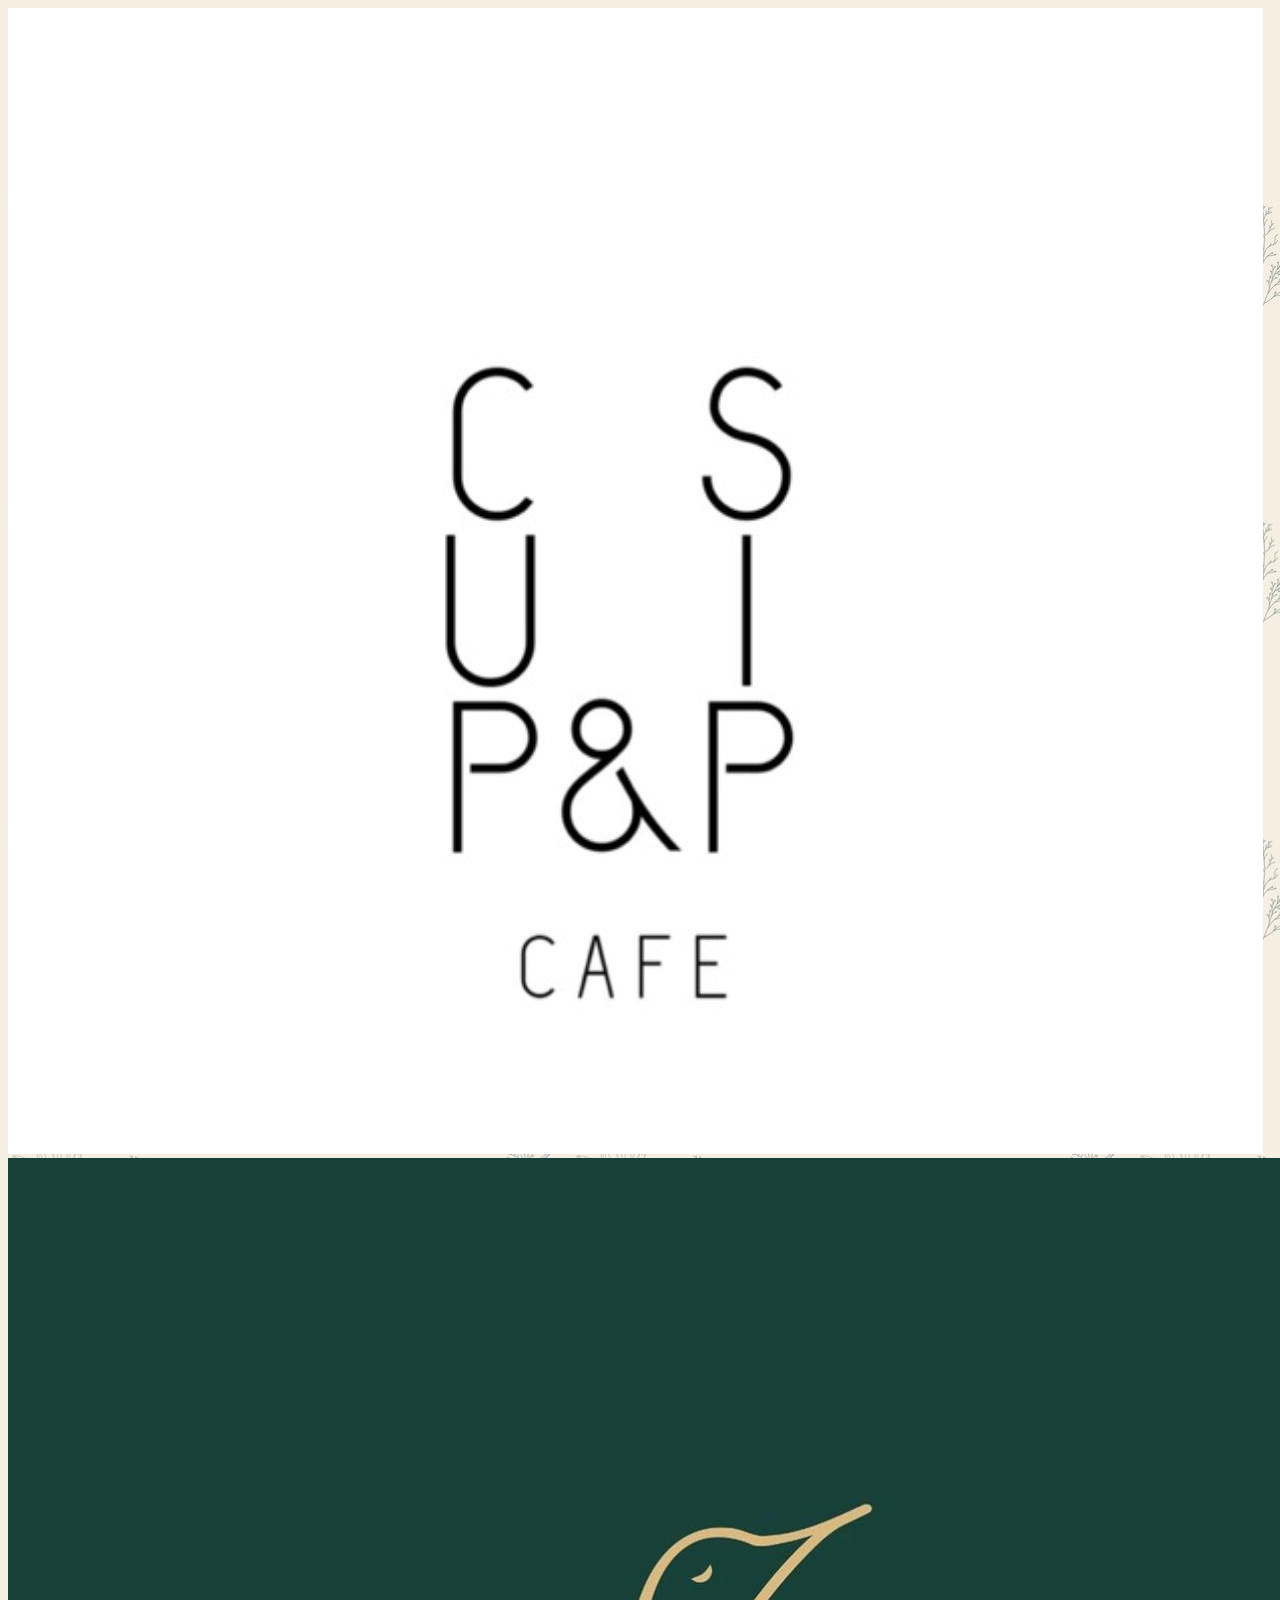
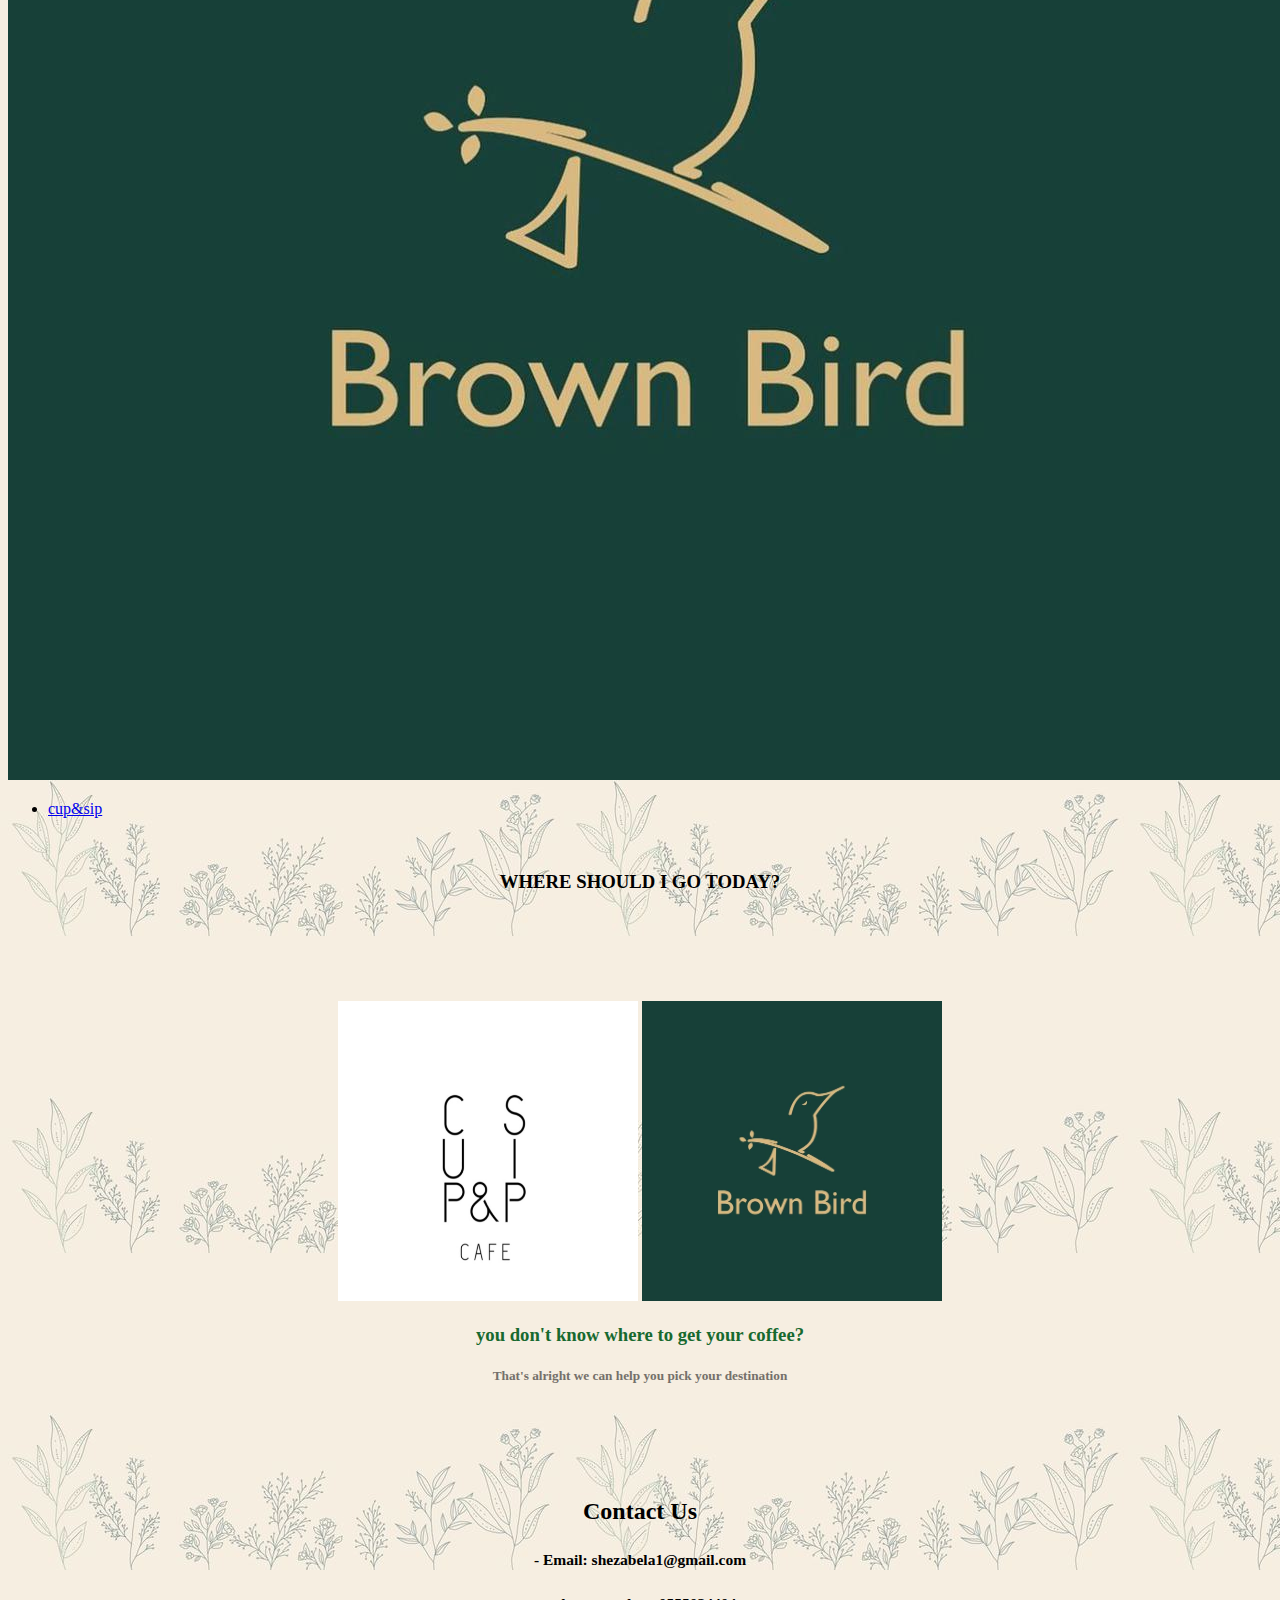
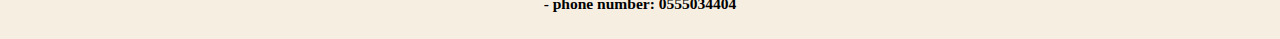
<file: Tuwaiq_Project_1/index.html>
<!DOCTYPE html>
<html lang="en">
<head>
    <meta charset="UTF-8">
    <meta http-equiv="X-UA-Compatible" content="IE=edge">
    <meta name="viewport" content="width=device-width, initial-scale=1.0">
    <link href="https://cdn.jsdelivr.net/npm/bootstrap@5.1.3/dist/css/bootstrap.min.css" rel="stylesheet" integrity="sha384-1BmE4kWBq78iYhFldvKuhfTAU6auU8tT94WrHftjDbrCEXSU1oBoqyl2QvZ6jIW3" crossorigin="anonymous">
    <link rel="stylesheet" href="style.css">
    <title>Home page</title>
</head>
<body>

    <!-- سلايدر العرض -->
    <div class="carousel-item">
        <img src="cupnsip.jpeg" >
        <img src="brownBird.jpeg">
        <div class="carousel-caption d-none d-md-block">

        </div>
      </div>
   <!-- سلايدر العرض -->

    

    <div1>
    <ul class="nav justify-content-center">
        <li class="nav-item">
          <a class="nav-link active" aria-current="page" href="#"><a href="pg1.html" >cup&sip</a></a>
        </li>
      </ul>
    
      
      <br>

      <center> 
          <div class="shadow p-3 mb-5 bg-body rounded">
              <h3> WHERE SHOULD I GO TODAY? </h3>
            </div>
      </center>
      <br>
      <br>
      <br>

      <div class="d-flex justify-content-center"id="imges">
</div>

<br>
<br>
<div>

<center>
       <img src="cupnsip.jpeg" style="height: 300px; width: 300px;">
       <img src="brownBird.jpeg" style="height: 300px; width: 300px;">

</center>

    <center>
        <p>
            <h3 style="color:rgb(23, 105, 47)"> you don't know where to get your coffee?</h3>
        </p>
            <h5 style="color: rgb(116, 112, 106);"> That's alright we can help you pick your destination </h5>
    
     

    </center>
</div>
<br>
<br>
<br>
<br>
<center>
    <h2>Contact Us</h2>
</center>

<div class="shadow p-3 mb-5 bg-body rounded">
    <h3>  <center>
        <h5>- Email: shezabela1@gmail.com</h5>
        <h5>- phone number: 0555034404</h5>
    </center>
 </h3>
</div1>

</body>
</html>
</file>
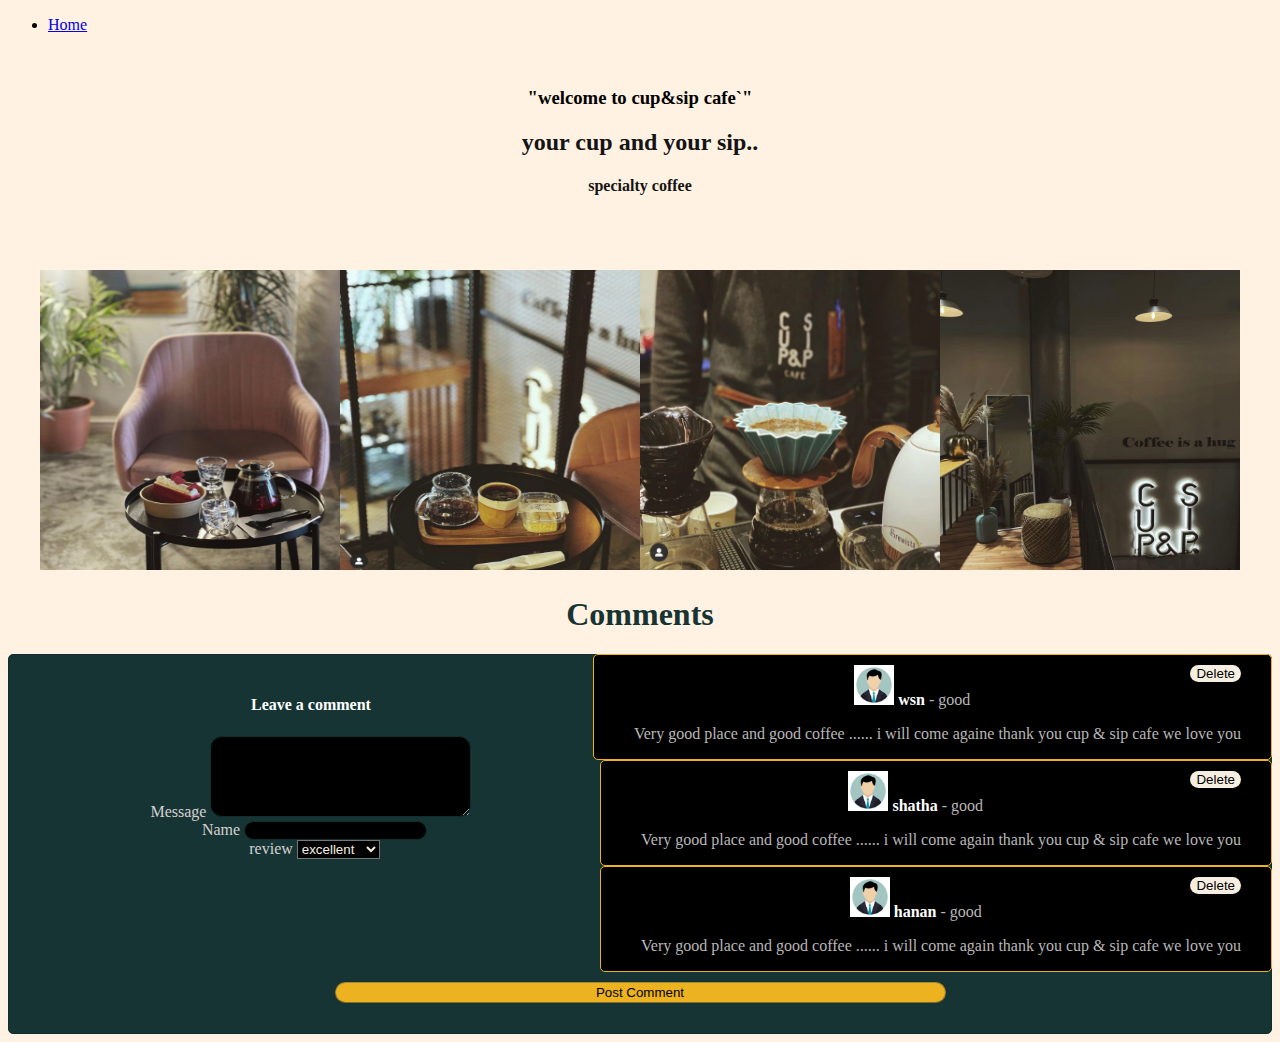
<file: Tuwaiq_Project_1/pg1.html>
<!DOCTYPE html>
<html lang="en">
<head>
    <meta charset="UTF-8">
    <meta http-equiv="X-UA-Compatible" content="IE=edge">
    <meta name="viewport" content="width=device-width, initial-scale=1.0">
    <link href="https://cdn.jsdelivr.net/npm/bootstrap@5.1.3/dist/css/bootstrap.min.css" rel="stylesheet" integrity="sha384-1BmE4kWBq78iYhFldvKuhfTAU6auU8tT94WrHftjDbrCEXSU1oBoqyl2QvZ6jIW3" crossorigin="anonymous">
    <link rel="stylesheet" href="style2.css">
    <link rel="stylesheet" href="style3.css">
    <title>cup&sip</title>
</head>
<body>
    
    <div1>
        <ul class="nav justify-content-center">
            <li class="nav-item">
              <a class="nav-link active" aria-current="page" href="#"><a href="index.html" >Home</a></a>
            </li>
          </ul>
        
          
    
    
<br>

       <div class="shadow p-3 mb-5 bg-body rounded">
             <h3> "welcome to cup&sip cafe`" </h3>
       </div>

    <div>   

        
          <h2 style="color: rgb(20, 20, 20);"> your cup and your sip..  </h2>
          <h4 style="color: rgb(20, 20, 20);"> specialty coffee </h4>


    </div> 

    <br>
    <br>
    <br>

 <div id="images">
 </div>


    <!-- Main Body -->
    <section>
        <div class="container">
            <div class="row">
                <div class="col-sm-5 col-md-6 col-12 pb-4" id="comment">
                    <h1 style="    color: #173433;">Comments</h1>
                 
                    <div onclick="$(this).hide();" class="text-justify darker mt-4 float-right"> <img src="com.png" alt="" class="rounded-circle" width="40" height="40">
                        <h4>wsn</h4> <span>- good</span><button style="float: right;">Delete</button> <br>
                        <p> Very good place and good coffee ...... i will come againe thank you cup & sip cafe we love you </p>
                    </div>
                    <div onclick="$(this).hide();" class="text-justify darker mt-4 float-right"> <img src="com.png" alt="" class="rounded-circle" width="40" height="40">
                        <h4>shatha</h4> <span>- good</span><button style="float: right;">Delete</button> <br>
                        <p>Very good place and good coffee ...... i will come again thank you cup & sip cafe we love you</p>
                    </div>
                    <div onclick="$(this).hide();" class="text-justify darker mt-4 float-right"> <img src="com.png" alt="" class="rounded-circle" width="40" height="40">
                        <h4>hanan</h4> <span>- good</span><button style="float: right;">Delete</button> <br>
                        <p>Very good place and good coffee ...... i will come again thank you cup & sip cafe we love you</p>
                    </div>
                </div>
                <div class="col-lg-4 col-md-5 col-sm-4 offset-md-1 offset-sm-1 col-12 mt-4">
                    <form id="algin-form">
                        <div class="form-group">
                            <h4>Leave a comment</h4> <label for="message">Message</label> <textarea name="msg" id="txt" msg cols="30" rows="5" class="form-control" style="background-color: black;"></textarea>
                        </div>
                        <div class="form-group"> <label for="name">Name</label> <input type="text" name="name" id="fullname" class="form-control"> </div>
                        <div class="form-group"> <label for="name">review</label> <select name="review" id="review" class="form-control">
                          <option>excellent</option>  
                          <option>good</option>  
                          <option>Very good</option>  
                         
                        
                        </select> </div>
                        <div class="form-group">
                        </div>
                        <div class="form-group"> <button onclick="fun()" type="button" id="post" class="btn">Post Comment</button> </div>
                    </form>
                </div>
            </div>
        </div>
    </section>

</div>
<div >
<script src="main.js"></script>
</body>
</html>
</file>
<file: Tuwaiq_Project_1/style.css>
body{
    
    background-image: url(background.jpg);
    
    -ms-flex-align: center;
    gap: 0;
}
</file>
<file: Tuwaiq_Project_1/style2.css>
body{
    background-color: #fff2e2;
}

div{
    text-align: center;
}
</file>
<file: Tuwaiq_Project_1/style3.css>
/*media query responsive*/

@media(min-width:568px) {
    .end {
        margin-left: auto
    }
}

@media(max-width:768px) {
    #post {
        width: 100%
    }
}
/*
#clicked {
    padding-top: 1px;
    padding-bottom: 1px;
    text-align: center;
    width: 100%;
    background-color: #ecb21f;
    border-color: #a88734 #9c7e31 #846a29;
    color: black;
    border-width: 1px;
    border-style: solid;
    border-radius: 13px
}
*/
/*
#profile {
    background-color: unset
}
*/

#post {
    margin: 10px;
    padding: 6px;
    padding-top: 2px;
    padding-bottom: 2px;
    text-align: center;
    background-color: #ecb21f;
    border-color: #a88734 #9c7e31 #846a29;
    color: black;
    border-width: 1px;
    border-style: solid;
    border-radius: 13px;
    width: 50%
}
#nav-items li a,
#profile {
    text-decoration: none;
    color: rgb(224, 219, 219);
    background-color: black
}

.comments {
    margin-top: 5%;
    margin-left: 20px
}

.darker {
    border: 1px solid #ecb21f;
    background-color: black;
    float: right;
    border-radius: 5px;
    padding-left: 40px;
    padding-right: 30px;
    padding-top: 10px
}

.comment {
    border: 1px solid rgba(16, 46, 46, 1);
    background-color: rgba(16, 46, 46, 0.973);
    float: left;
    border-radius: 5px;
    padding-left: 40px;
    padding-right: 30px;
    padding-top: 10px
}

.comment h4,
.comment span,
.darker h4,
.darker span {
    display: inline
}

.comment p,
.comment span,
.darker p,
.darker span {
    color: rgb(184, 183, 183)
}

h1,
h4 {
    color: white;
    font-weight: bold
}

label {
    color: rgb(212, 208, 208)
}

#align-form {
    margin-top: 20px
}

.form-group p a {
    color: white
}


#darker img {
    margin-right: 15px;
    position: static
}

.form-group input,
.form-group textarea {
    background-color: black;
    border: 1px solid rgba(16, 46, 46, 1);
    border-radius: 12px;
    color: #f6eee1 !important;
}

form {
    border: 1px solid rgba(16, 46, 46, 1);
    background-color: rgba(16, 46, 46, 0.973);
    border-radius: 5px;
    padding: 20px
}
.form-control:focus {
    background-color: #000 !important;
}
select#review {
    background: black;
    color: #f6eee1;
}
.mt-4 button {
    background: #f6eee1;
    border: navajowhite;
    border-radius: 20px;
    transition: 0.3s;

}
.mt-4 button:hover {
    transform: scale(1.3);
    transition: 0.3s;
}
.comment {
    min-width: 100%;
}
#img1,#img2,#img3,#img4{
    height:300px;
     width:300px;
}
</file>
